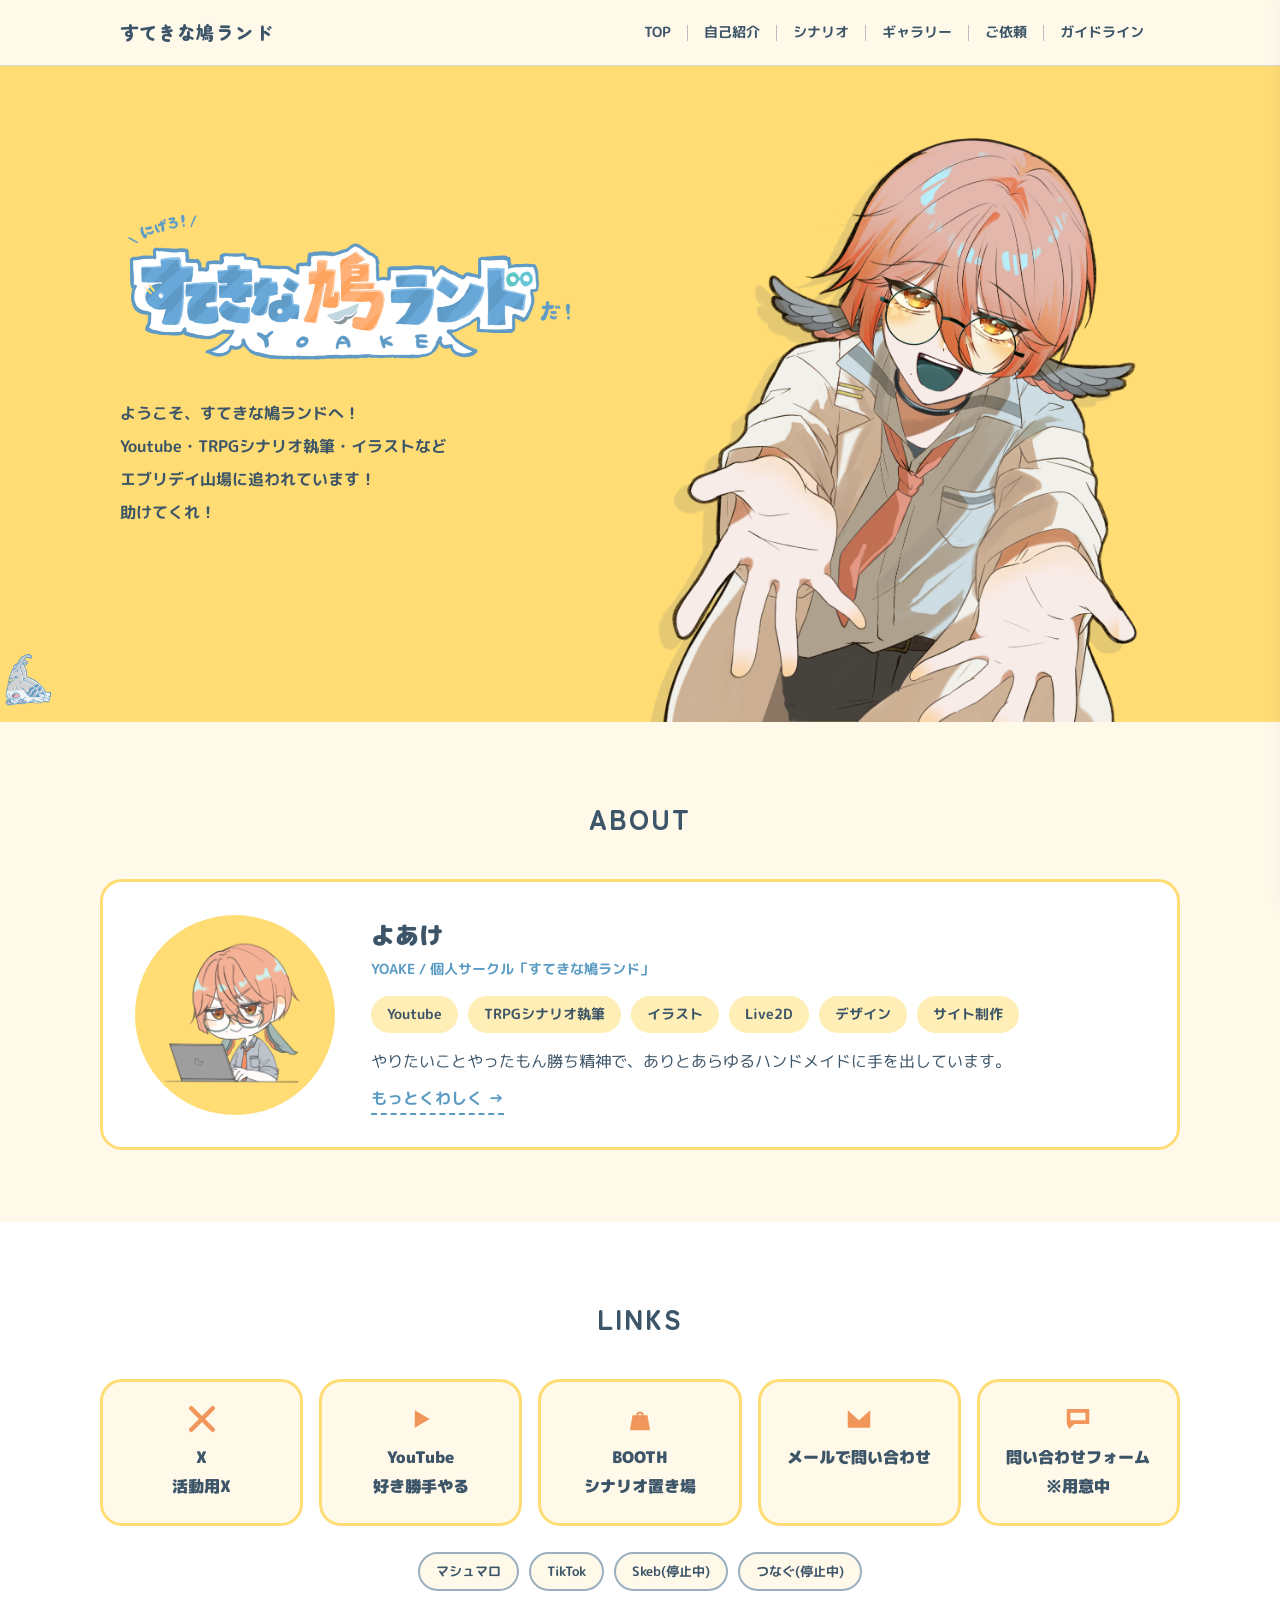
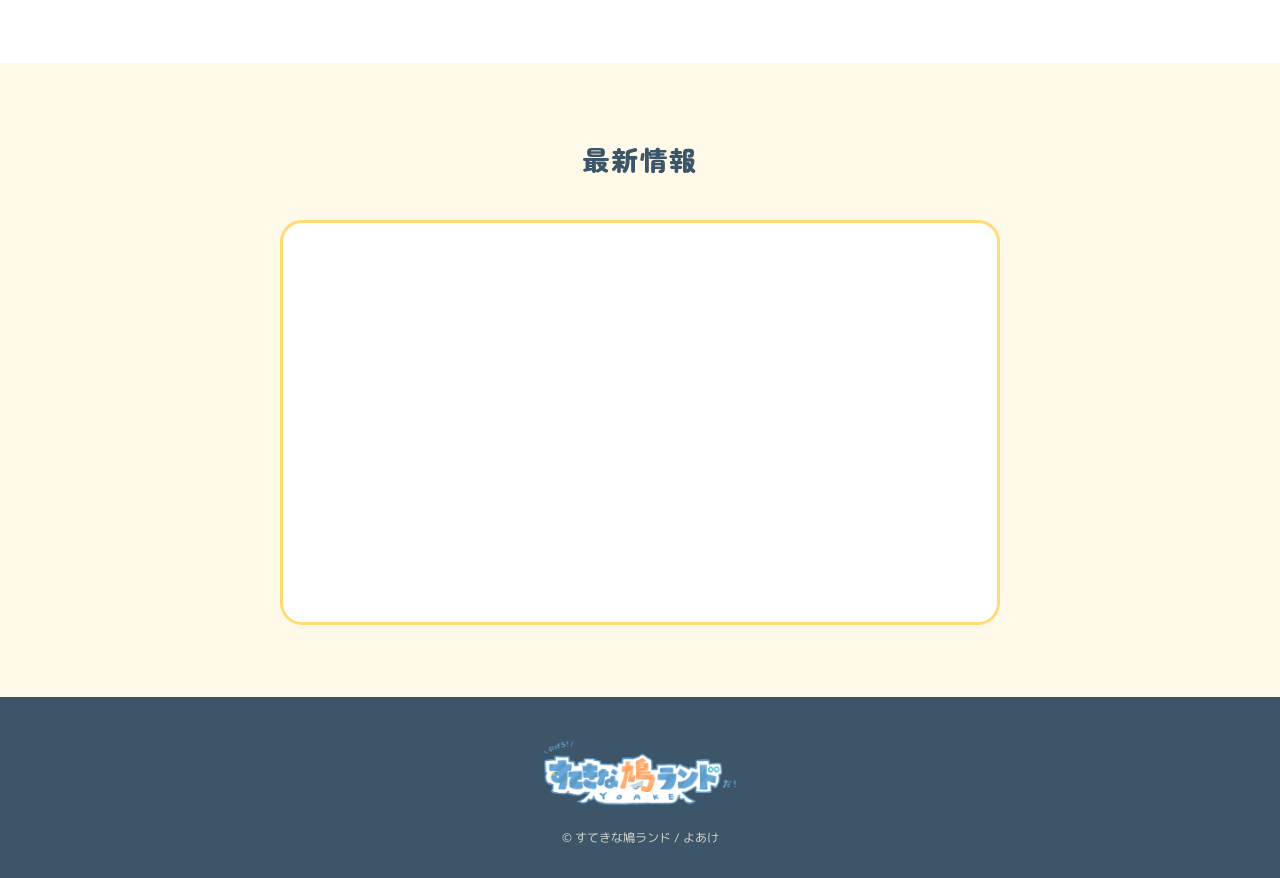
<file: index.html>
<!DOCTYPE html>
<html lang="ja">
<head>
<!-- Google tag (gtag.js) -->
<script async src="https://www.googletagmanager.com/gtag/js?id=G-J5Y5CZN63W"></script>
<script>
  window.dataLayer = window.dataLayer || [];
  function gtag(){dataLayer.push(arguments);}
  gtag('js', new Date());
  gtag('config', 'G-J5Y5CZN63W');
</script>
<meta charset="UTF-8">
<meta name="viewport" content="width=device-width, initial-scale=1.0">
<title>すてきな鳩ランド | よあけ</title>
<meta name="description" content="よあけの個人サークル「すてきな鳩ランド」。なにかしらの最新情報をお届けしたりしなかったりします。">
<link rel="icon" type="image/png" href="assets/images/common/nyaruhato.png">
<meta property="og:type" content="website">
<meta property="og:url" content="https://yoake1192.github.io/sutekinahatoland/">
<meta property="og:title" content="すてきな鳩ランド | よあけ">
<meta property="og:description" content="よあけの個人サークル「すてきな鳩ランド」。なにかしらの最新情報をお届けしたりしなかったりします。">
<meta property="og:image" content="https://yoake1192.github.io/sutekinahatoland/assets/images/common/mv-ogp.jpg">
<meta name="twitter:card" content="summary_large_image">
<link rel="preconnect" href="https://fonts.googleapis.com">
<link rel="preconnect" href="https://fonts.gstatic.com" crossorigin>
<link href="https://fonts.googleapis.com/css2?family=Zen+Maru+Gothic:wght@500;700;900&family=M+PLUS+Rounded+1c:wght@400;500;700&display=swap" rel="stylesheet">
<link rel="stylesheet" href="assets/css/style.css">
</head>
<body class="page-top">

<div class="splash" id="splash" aria-hidden="true">
  <img class="splash-hato" src="assets/images/chibi/hato_byosha.png" alt="">
  <img class="splash-logo" src="assets/images/common/rogo.png" alt="">
</div>
<script>
// 初回訪問時のみスプラッシュを再生(2回目以降は即非表示)
try {
  if (localStorage.getItem('hatoSplashSeen')) {
    var splashEl = document.getElementById('splash');
    if (splashEl) splashEl.style.display = 'none';
  } else {
    localStorage.setItem('hatoSplashSeen', '1');
  }
} catch (e) {}
</script>

<div data-include="header.html"></div>

<div class="hero">
  <div class="hero-inner">
    <div class="hero-text">
      <div class="hero-logo">
        <img src="assets/images/common/rogo.png" alt="にげろ!すてきな鳩ランドだ! YOAKE">
      </div>
      <p class="hero-intro">
        ようこそ、すてきな鳩ランドへ！<br>
        Youtube・TRPGシナリオ執筆・イラストなど<br>
        エブリデイ山場に追われています！<br>
        助けてくれ！
      </p>
    </div>
    <div class="hero-visual">
      <img src="assets/images/common/visual.png" alt="よあけ">
    </div>
  </div>
  <div class="parade" aria-hidden="true">
    <div class="hato"></div><div class="hato"></div><div class="hato"></div>
    <div class="hato"></div><div class="hato"></div><div class="hato"></div>
  </div>
</div>

<section id="about">
  <div class="inner">
    <h2 class="sec-title">ABOUT</h2>
    <div class="about-grid reveal">
      <div class="about-icon">
        <img src="assets/images/chibi/yoakemini.png" alt="よあけのミニキャラ">
      </div>
      <div>
        <p class="about-name">よあけ<span>YOAKE / 個人サークル「すてきな鳩ランド」</span></p>
        <div class="badges">
          <span class="badge">Youtube</span>
          <span class="badge">TRPGシナリオ執筆</span>
          <span class="badge">イラスト</span>
          <span class="badge">Live2D</span>
          <span class="badge">デザイン</span>
          <span class="badge">サイト制作</span>
        </div>
        <p>やりたいことやったもん勝ち精神で、ありとあらゆるハンドメイドに手を出しています。</p>
        <a class="about-more" href="personal.html">もっとくわしく →</a>
      </div>
    </div>
  </div>
</section>

<section class="links" id="links">
  <div class="inner">
    <h2 class="sec-title">LINKS</h2>
    <div class="link-grid reveal">
      <a class="link-btn" href="https://x.com/yoake1192" target="_blank" rel="noopener"><img class="link-icon" src="assets/images/icons/icon-x.svg" alt="">X<br>活動用X</a>
      <a class="link-btn" href="https://www.youtube.com/@yoake3396" target="_blank" rel="noopener"><img class="link-icon" src="assets/images/icons/icon-youtube.svg" alt="">YouTube<br>好き勝手やる</a>
      <a class="link-btn" href="https://yoake01.booth.pm/" target="_blank" rel="noopener"><img class="link-icon" src="assets/images/icons/icon-booth.svg" alt="">BOOTH<br>シナリオ置き場</a>
      <a class="link-btn" href="mailto:hatohato1225@gmail.com"><img class="link-icon" src="assets/images/icons/icon-mail.svg" alt="">メールで問い合わせ<br></a>
      <a class="link-btn" href="#"><img class="link-icon" src="assets/images/icons/icon-form.svg" alt="">問い合わせフォーム<br>※用意中</a>
    </div>
    <div class="sub-links reveal">
      <a href="https://marshmallow-qa.com/yoake1192" target="_blank" rel="noopener">マシュマロ</a>
      <a href="https://www.tiktok.com/@yoake1192" target="_blank" rel="noopener">TikTok</a>
      <a href="https://skeb.jp/@yoake3396" target="_blank" rel="noopener">Skeb(停止中)</a>
      <a href="https://tsunagu.cloud/products/73121" target="_blank" rel="noopener">つなぐ(停止中)</a>
    </div>
  </div>
</section>

<section id="timeline">
  <div class="inner">
    <h2 class="sec-title">最新情報</h2>
    <div class="video-wrap reveal">
      <iframe src="https://www.youtube.com/embed/-eFxfvc3Dvc" title="YouTube video player" allow="accelerometer; autoplay; clipboard-write; encrypted-media; gyroscope; picture-in-picture; web-share" referrerpolicy="strict-origin-when-cross-origin" allowfullscreen loading="lazy"></iframe>
    </div>
  </div>
</section>

<div data-include="footer.html"></div>

<script src="assets/js/include.js" defer></script>
<script src="assets/js/script.js" defer></script>
</body>
</html>
</file>
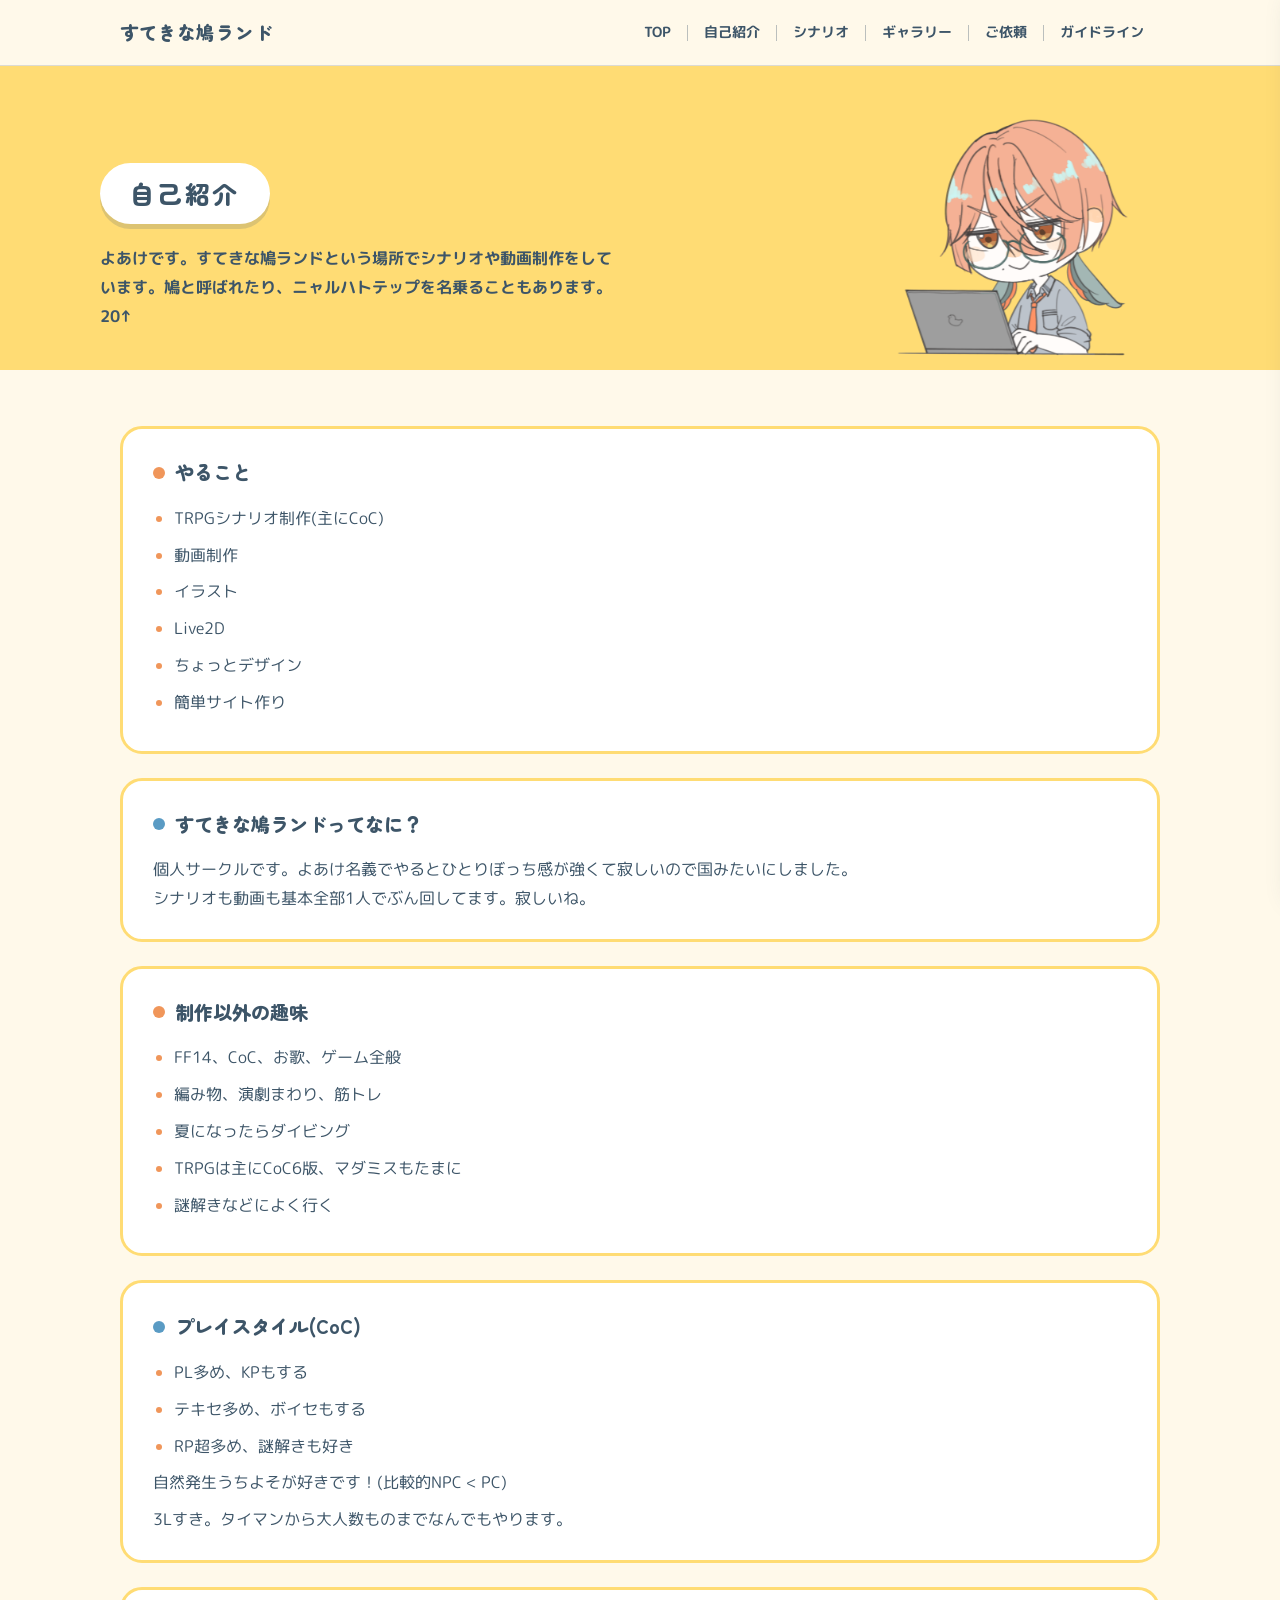
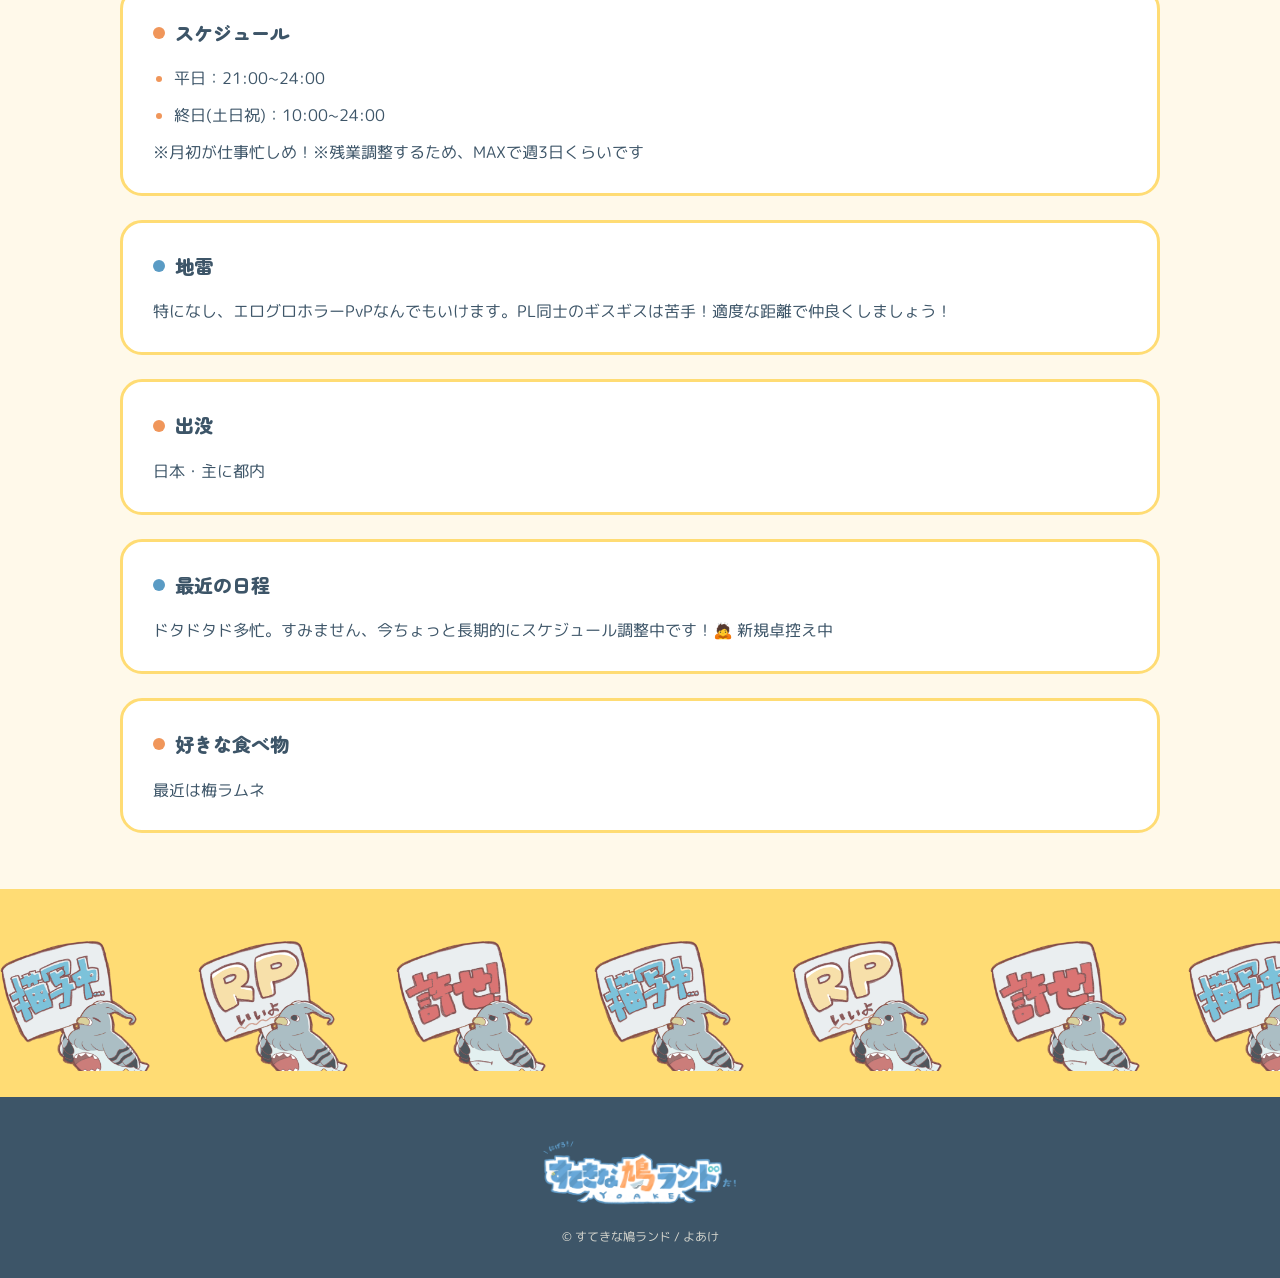
<file: personal.html>
<!DOCTYPE html>
<html lang="ja">
<head>
<!-- Google tag (gtag.js) -->
<script async src="https://www.googletagmanager.com/gtag/js?id=G-J5Y5CZN63W"></script>
<script>
  window.dataLayer = window.dataLayer || [];
  function gtag(){dataLayer.push(arguments);}
  gtag('js', new Date());
  gtag('config', 'G-J5Y5CZN63W');
</script>
<meta charset="UTF-8">
<meta name="viewport" content="width=device-width, initial-scale=1.0">
<title>自己紹介 | すてきな鳩ランド</title>
<meta name="description" content="よあけの自己紹介ページ。TRPGシナリオ制作・動画制作・イラストなど、すてきな鳩ランドの活動内容を紹介します。">
<link rel="icon" type="image/png" href="assets/images/common/nyaruhato.png">
<meta property="og:type" content="website">
<meta property="og:url" content="https://yoake1192.github.io/sutekinahatoland/personal.html">
<meta property="og:title" content="自己紹介 | すてきな鳩ランド">
<meta property="og:description" content="よあけの自己紹介ページ。TRPGシナリオ制作・動画制作・イラストなど、すてきな鳩ランドの活動内容を紹介します。">
<meta property="og:image" content="https://yoake1192.github.io/sutekinahatoland/assets/images/common/mv-ogp.jpg">
<meta name="twitter:card" content="summary_large_image">
<link rel="preconnect" href="https://fonts.googleapis.com">
<link rel="preconnect" href="https://fonts.gstatic.com" crossorigin>
<link href="https://fonts.googleapis.com/css2?family=Zen+Maru+Gothic:wght@500;700;900&family=M+PLUS+Rounded+1c:wght@400;500;700&display=swap" rel="stylesheet">
<link rel="stylesheet" href="assets/css/style.css">
</head>
<body class="page-personal">

<div data-include="header.html"></div>

<div class="page-hero">
  <div class="page-hero-inner">
    <div class="page-hero-text">
      <h1 class="page-title">自己紹介</h1>
      <p class="page-lead">よあけです。すてきな鳩ランドという場所でシナリオや動画制作をしています。鳩と呼ばれたり、ニャルハトテップを名乗ることもあります。20↑</p>
    </div>
    <div class="page-hero-chibi">
      <img src="assets/images/chibi/yoakemini.png" alt="よあけのミニキャラ">
    </div>
  </div>
</div>

<main>
  <section class="card reveal">
    <h2>やること</h2>
    <ul class="list">
      <li>TRPGシナリオ制作(主にCoC)</li>
      <li>動画制作</li>
      <li>イラスト</li>
      <li>Live2D</li>
      <li>ちょっとデザイン</li>
      <li>簡単サイト作り</li>
    </ul>
  </section>

  <section class="card reveal">
    <h2>すてきな鳩ランドってなに？</h2>
    <p>個人サークルです。よあけ名義でやるとひとりぼっち感が強くて寂しいので国みたいにしました。<br>シナリオも動画も基本全部1人でぶん回してます。寂しいね。</p>
  </section>

  <section class="card reveal">
    <h2>制作以外の趣味</h2>
    <ul class="list">
      <li>FF14、CoC、お歌、ゲーム全般</li>
      <li>編み物、演劇まわり、筋トレ</li>
      <li>夏になったらダイビング</li>
      <li>TRPGは主にCoC6版、マダミスもたまに</li>
      <li>謎解きなどによく行く</li>
    </ul>
  </section>

  <section class="card reveal">
    <h2>プレイスタイル(CoC)</h2>
    <ul class="list">
      <li>PL多め、KPもする</li>
      <li>テキセ多め、ボイセもする</li>
      <li>RP超多め、謎解きも好き</li>
    </ul>
    <p>自然発生うちよそが好きです！(比較的NPC &lt; PC)</p>
    <p>3Lすき。タイマンから大人数ものまでなんでもやります。</p>
  </section>

  <section class="card reveal">
    <h2>スケジュール</h2>
    <ul class="list">
      <li>平日：21:00~24:00</li>
      <li>終日(土日祝)：10:00~24:00</li>
    </ul>
    <p>※月初が仕事忙しめ！※残業調整するため、MAXで週3日くらいです</p>
  </section>

  <section class="card reveal">
    <h2>地雷</h2>
    <p>特になし、エログロホラーPvPなんでもいけます。PL同士のギスギスは苦手！適度な距離で仲良くしましょう！</p>
  </section>

  <section class="card reveal">
    <h2>出没</h2>
    <p>日本・主に都内</p>
  </section>

  <section class="card reveal">
    <h2>最近の日程</h2>
    <p>ドタドタド多忙。すみません、今ちょっと長期的にスケジュール調整中です！🙇 新規卓控え中</p>
  </section>

  <section class="card reveal">
    <h2>好きな食べ物</h2>
    <p>最近は梅ラムネ</p>
  </section>
</main>

<div class="hato-marquee" aria-hidden="true">
  <div class="marquee-track" id="marqueeTrack">
    <img src="assets/images/chibi/hato_byosha.png" alt="">
    <img src="assets/images/chibi/hato_rp.png" alt="">
    <img src="assets/images/chibi/hato_yuruse.png" alt="">
  </div>
</div>

<div data-include="footer.html"></div>

<script src="assets/js/include.js" defer></script>
<script src="assets/js/script.js" defer></script>
</body>
</html>
</file>
<file: assets/css/style.css>
/* ==========================================================================
   すてきな鳩ランド - 共通スタイルシート
   ========================================================================== */

:root{
  --yellow:#FFDC74;
  --yellow-light:#FFEEB5;
  --cream:#FFF9EA;
  --blue:#5A9BC4;
  --navy:#3D5568;
  --orange:#F0965A;
  --pigeon:#9BAFC0;
  --white:#FFFFFF;
  --radius:22px;
}
*{margin:0;padding:0;box-sizing:border-box}
html{scroll-behavior:smooth}
body{
  font-family:'M PLUS Rounded 1c','Zen Maru Gothic',sans-serif;
  color:var(--navy);
  background:var(--cream);
  line-height:1.8;
  overflow-x:hidden;
}
h1,h2,h3{font-family:'Zen Maru Gothic',sans-serif}
img{max-width:100%;display:block}
a{color:inherit;text-decoration:none}

/* ===== ヘッダー ===== */
header{
  position:sticky;top:0;z-index:100;
  background:rgba(255,249,234,.95);
  backdrop-filter:blur(8px);
  border-bottom:1px solid rgba(61,85,104,.18);
}
.header-inner{
  max-width:1080px;margin:0 auto;
  display:flex;align-items:center;justify-content:space-between;
  padding:14px 20px;
}
.logo{
  font-family:'Zen Maru Gothic';font-weight:900;font-size:1.15rem;
  letter-spacing:.06em;
}
nav ul{display:flex;list-style:none;align-items:center}
nav li{display:flex;align-items:center}
nav li + li::before{
  content:"";display:block;width:1px;height:16px;
  background:rgba(61,85,104,.35);
}
nav a{
  font-weight:700;font-size:.88rem;
  padding:6px 16px;
  transition:color .2s;
}
nav a:hover,nav a:focus-visible{color:var(--orange)}

/* ハンバーガー(SPのみ表示) */
.menu-btn{
  display:none;
  background:none;border:none;cursor:pointer;
  width:44px;height:44px;position:relative;z-index:210;
}
.menu-btn span{
  display:block;width:24px;height:3px;border-radius:2px;
  background:var(--navy);margin:5px auto;
  transition:transform .25s,opacity .25s;
}
.menu-btn[aria-expanded="true"] span:nth-child(1){transform:translateY(8px) rotate(45deg)}
.menu-btn[aria-expanded="true"] span:nth-child(2){opacity:0}
.menu-btn[aria-expanded="true"] span:nth-child(3){transform:translateY(-8px) rotate(-45deg)}

/* ===== ドロワーメニュー ===== */
.drawer{
  position:fixed;top:0;right:0;z-index:200;
  width:min(84vw,340px);height:100dvh;
  background:var(--white);
  box-shadow:-6px 0 24px rgba(61,85,104,.18);
  transform:translateX(105%);
  transition:transform .3s ease;
  padding:76px 24px 24px;
  overflow-y:auto;
}
.drawer.open{transform:none}
.drawer ul{list-style:none;display:grid;gap:14px}
.drawer a{
  display:block;text-align:center;
  font-weight:900;font-size:1.02rem;
  padding:13px 10px;
  border:3px solid var(--yellow);
  border-radius:999px;
  background:var(--cream);
  transition:background .2s,transform .15s;
}
.drawer a:active{transform:scale(.97)}
.drawer a:hover{background:var(--yellow-light)}
.drawer-close{
  position:absolute;top:16px;right:16px;
  width:42px;height:42px;
  border:none;border-radius:50%;
  background:var(--yellow);color:var(--navy);
  font-size:1.15rem;font-weight:900;
  cursor:pointer;
  transition:transform .15s;
}
.drawer-close:active{transform:scale(.9)}
.drawer-overlay{
  position:fixed;inset:0;z-index:150;
  background:rgba(61,85,104,.35);
  opacity:0;pointer-events:none;transition:opacity .3s;
}
.drawer-overlay.show{opacity:1;pointer-events:auto}

/* ===== ふわっと表示(reveal) 共通 ===== */
.reveal{opacity:0;transform:translateY(28px);transition:opacity .7s ease,transform .7s ease}
.reveal.on{opacity:1;transform:none}

/* ===== フッター ===== */
footer{
  background:var(--navy);color:var(--cream);
  padding:40px 20px 28px;text-align:center;
}
.foot-logo{display:flex;justify-content:center;margin-bottom:14px}
.foot-logo img{width:200px}
footer small{font-size:.78rem;opacity:.8}

/* ===== 上に戻るボタン ===== */
.back-to-top{
  position:fixed;right:20px;bottom:20px;z-index:150;
  width:52px;height:52px;border-radius:50%;
  background:var(--yellow);border:3px solid var(--navy);
  display:flex;align-items:center;justify-content:center;
  cursor:pointer;
  box-shadow:0 4px 0 var(--navy);
  opacity:0;transform:translateY(12px);
  pointer-events:none;
  transition:opacity .3s ease,transform .3s ease,background .2s;
}
.back-to-top::before{
  content:"";
  width:0;height:0;
  border-left:7px solid transparent;
  border-right:7px solid transparent;
  border-bottom:11px solid var(--navy);
  margin-top:-2px;
}
.back-to-top.show{opacity:1;transform:translateY(0);pointer-events:auto}
.back-to-top:hover{background:var(--yellow-light)}
.back-to-top:active{transform:translateY(2px);box-shadow:0 1px 0 var(--navy)}

/* ===== レスポンシブ共通 ===== */
@media(max-width:760px){
  nav{display:none}
  .menu-btn{display:block}
  .back-to-top{right:14px;bottom:14px;width:46px;height:46px}
}
@media(prefers-reduced-motion:reduce){
  *,*::before,*::after{animation:none!important;transition:none!important}
  .reveal{opacity:1;transform:none}
  .drawer{transition:none}
  .splash{display:none}
}


/* ==========================================================================
   TOPページ (index.html)
   ========================================================================== */
.hero{
  background:var(--yellow);
  position:relative;
  overflow:hidden;
}
.hero-inner{
  max-width:1080px;margin:0 auto;
  display:grid;grid-template-columns:1fr 1fr;
  align-items:center;gap:12px;
  padding:56px 20px 0;
  min-height:620px;
}
.hero-text{padding-bottom:110px}
.hero-logo img{
  width:100%;max-width:460px;
  animation:fadeUp .9s ease both;
}
.hero-intro{
  margin-top:30px;max-width:420px;
  font-weight:700;font-size:.98rem;line-height:2.1;
  animation:fadeUp .9s .2s ease both;
}
.hero-visual{
  align-self:end;justify-self:center;
  animation:riseUp 1.1s .3s cubic-bezier(.22,.8,.36,1) both;
}
.hero-visual img{
  max-height:600px;width:auto;
  filter:drop-shadow(-14px 10px 0 rgba(61,85,104,.14));
}
@keyframes fadeUp{from{opacity:0;transform:translateY(24px)}to{opacity:1;transform:none}}
@keyframes riseUp{from{opacity:0;transform:translateY(80px)}to{opacity:1;transform:none}}

/* 鳩の行進 */
.parade{
  position:absolute;left:0;bottom:14px;width:100%;
  height:64px;pointer-events:none;
}
.parade .hato{
  position:absolute;bottom:0;width:56px;height:56px;
  background:url('../images/common/nyaruhato.png') no-repeat center bottom/contain;
  animation:walk 22s linear infinite,bob .5s ease-in-out infinite alternate;
}
.parade .hato:nth-child(2){animation-delay:-3.5s,.12s;width:48px;height:48px}
.parade .hato:nth-child(3){animation-delay:-7s,.24s}
.parade .hato:nth-child(4){animation-delay:-10.5s,.05s;width:44px;height:44px}
.parade .hato:nth-child(5){animation-delay:-14s,.3s}
.parade .hato:nth-child(6){animation-delay:-17.5s,.18s;width:50px;height:50px}
@keyframes walk{from{left:-8%}to{left:104%}}
@keyframes bob{from{transform:translateY(0) scaleX(-1)}to{transform:translateY(-6px) scaleX(-1)}}

/* ===== セクション共通(TOP) ===== */
section{padding:72px 20px}
.inner{max-width:1080px;margin:0 auto}
.sec-title{
  font-size:1.7rem;font-weight:900;text-align:center;margin-bottom:36px;
  letter-spacing:.08em;
}

/* ===== ABOUT ===== */
.about-grid{
  display:grid;grid-template-columns:auto 1fr;gap:36px;align-items:center;
  background:var(--white);border-radius:var(--radius);
  border:3px solid var(--yellow);padding:32px;
}
.about-icon{
  width:200px;height:200px;border-radius:50%;
  background:var(--yellow);
  overflow:hidden;display:flex;align-items:center;justify-content:center;
}
.about-icon img{
  width:96%;height:auto;
}
.about-name{font-size:1.5rem;font-weight:900;margin-bottom:6px}
.about-name span{font-size:.85rem;font-weight:700;color:var(--blue);display:block}
.badges{display:flex;flex-wrap:wrap;gap:10px;margin:14px 0}
.badge{
  background:var(--yellow-light);border-radius:999px;
  padding:6px 16px;font-weight:700;font-size:.88rem;
}
.about-more{
  display:inline-block;margin-top:8px;font-weight:700;color:var(--blue);
  border-bottom:2px dashed var(--blue);
}

/* ===== LINKS ===== */
.links{background:var(--white)}
.link-grid{
  display:grid;grid-template-columns:repeat(auto-fit,minmax(180px,1fr));
  gap:16px;
}
.link-btn{
  display:flex;flex-direction:column;align-items:center;gap:8px;
  background:var(--cream);border:3px solid var(--yellow);
  border-radius:var(--radius);padding:22px 12px;
  font-weight:900;font-size:1.02rem;
  transition:transform .18s ease,box-shadow .18s ease,background .18s;
  position:relative;
  text-align: center;
}
.link-icon{width:30px;height:30px;display:block}
.link-btn:hover,.link-btn:focus-visible{
  transform:translateY(-6px);
  background:var(--yellow-light);
  box-shadow:0 8px 0 rgba(240,150,90,.35);
}
.link-btn::after{
  content:"";position:absolute;top:-26px;right:8px;width:36px;height:36px;
  background:url('../images/common/nyaruhato.png') no-repeat center bottom/contain;
  opacity:0;transform:translateY(8px);
  transition:opacity .18s,transform .18s;
}
.link-btn:hover::after{opacity:1;transform:translateY(0)}
.sub-links{
  margin-top:26px;display:flex;flex-wrap:wrap;gap:10px;justify-content:center;
}
.sub-links a,.sub-links span{
  font-size:.82rem;font-weight:700;color:var(--navy);
  background:var(--cream);border-radius:999px;padding:6px 16px;
  border:2px solid var(--pigeon);
}
.sub-links a:hover{background:var(--yellow-light)}
.sub-links .paused{opacity:.55}

/* ===== YouTube動画 ===== */
.video-wrap{
  max-width:720px;margin:0 auto;
  aspect-ratio:16/9;
  background:var(--white);border:3px solid var(--yellow);
  border-radius:var(--radius);padding:12px;
  overflow:hidden;
}
.video-wrap iframe{
  width:100%;height:100%;border:0;display:block;
  border-radius:calc(var(--radius) - 12px);
}

/* ===== オープニングスプラッシュ ===== */
.splash{
  position:fixed;inset:0;z-index:9999;
  background:var(--yellow);
  display:flex;align-items:center;justify-content:center;
  overflow:hidden;
  animation:splashOut .5s ease 1.4s forwards;
}
.splash-hato{
  position:absolute;top:50%;left:-220px;
  width:150px;height:auto;
  transform:translateY(-50%);
  animation:splashHatoMove .9s cubic-bezier(.45,0,.55,1) forwards;
}
@keyframes splashHatoMove{
  from{left:-220px}
  to{left:calc(100% + 220px)}
}
.splash-logo{
  width:min(60vw,340px);
  opacity:0;
  transform:translateY(20px);
  animation:splashLogoIn .6s ease .45s forwards;
}
@keyframes splashLogoIn{
  from{opacity:0;transform:translateY(20px)}
  to{opacity:1;transform:translateY(0)}
}
@keyframes splashOut{
  from{opacity:1;visibility:visible}
  to{opacity:0;visibility:hidden;pointer-events:none}
}

/* ===== レスポンシブ(TOP / SP) ===== */
@media(max-width:760px){
  .hero-inner{
    grid-template-columns:1fr;
    padding:36px 20px 0;
    min-height:auto;gap:0;
  }
  .hero-text{padding-bottom:0}
  .hero-logo img{max-width:340px;margin:0 auto}
  .hero-intro{margin:22px auto 26px;font-size:.92rem}
  .hero-visual{margin-top:-34px;padding-bottom:0;position:relative;z-index:1}
  .hero-visual img{max-height:480px}
  .parade{bottom:0;height:52px;z-index:2}
  .parade .hato{width:44px;height:44px}
  .about-grid{grid-template-columns:1fr;text-align:center;justify-items:center;padding:26px 18px}
  .about-icon{width:160px;height:160px}
  .link-grid{grid-template-columns:repeat(2,1fr)}
}


/* ==========================================================================
   自己紹介ページ (personal.html)
   ========================================================================== */
/* ===== ページヒーロー(黄色バンド) ===== */
.page-hero{
  background:var(--yellow);
  padding:44px 20px 0;
  overflow:hidden;
}
.page-hero-inner{
  max-width:1080px;margin:0 auto;
  display:grid;grid-template-columns:1fr auto;
  align-items:end;gap:20px;
}
.page-hero-text{padding-bottom:40px}
.page-title{
  font-size:1.55rem;font-weight:900;letter-spacing:.1em;
  display:inline-block;
  background:var(--white);
  border-radius:999px;
  padding:8px 30px;
  box-shadow:0 5px 0 rgba(61,85,104,.18);
  animation:fadeUp .8s ease both;
}
.page-lead{
  margin-top:20px;max-width:520px;
  font-weight:700;
  animation:fadeUp .8s .15s ease both;
}
.page-hero-chibi{
  align-self:end;
  animation:riseUp 1s .25s cubic-bezier(.22,.8,.36,1) both;
}
.page-hero-chibi img{
  max-height:260px;width:auto;
}

/* ===== コンテンツ(自己紹介) ===== */
body.page-personal main{max-width:1080px;margin:0 auto;padding:56px 20px 0}

.card{
  background:var(--white);
  border:3px solid var(--yellow);
  border-radius:var(--radius);
  padding:26px 30px;
  margin-bottom:24px;
}
.card h2{
  font-size:1.2rem;font-weight:900;
  display:flex;align-items:center;gap:10px;
  margin-bottom:14px;
}
.card h2::before{
  content:"";width:12px;height:12px;border-radius:50%;
  background:var(--orange);
  flex-shrink:0;
}
.card:nth-of-type(even) h2::before{background:var(--blue)}
.list{padding-left:1.3rem;margin:0}
.list li{margin-bottom:8px}
.list li::marker{color:var(--orange)}
.card p + p{margin-top:8px}

/* ===== 看板鳩マーキー ===== */
.hato-marquee{
  margin-top:56px;
  background:var(--yellow);
  padding:34px 0 26px;
  overflow:hidden;
}
.marquee-track{
  display:flex;gap:48px;
  width:max-content;
  animation:marchRight 30s linear infinite;
}
.marquee-track img{
  width:150px;height:auto;flex-shrink:0;
}
/* 右方向へループ:JSが実測した1セット分の幅(--loop-width)だけ動かす */
@keyframes marchRight{
  from{transform:translateX(calc(-1 * var(--loop-width, 600px)))}
  to{transform:translateX(0)}
}

/* ===== レスポンシブ(自己紹介 / SP) ===== */
@media(max-width:760px){
  .page-hero-inner{grid-template-columns:1fr;justify-items:center;text-align:center}
  .page-hero-text{padding-bottom:0}
  .page-hero-chibi img{max-height:210px}
  .card{padding:22px 20px}
  .marquee-track img{width:120px}
}


/* ==========================================================================
   404ページ (404.html)
   ========================================================================== */
body.page-404{
  min-height:100dvh;
  display:flex;flex-direction:column;
}
body.page-404 main{
  flex:1;
  display:flex;align-items:center;justify-content:center;
  padding:60px 20px;
  text-align:center;
}
.notfound .hato{
  width:110px;margin:0 auto 10px;
  animation:bob404 .6s ease-in-out infinite alternate;
}
@keyframes bob404{from{transform:translateY(0)}to{transform:translateY(-8px)}}
.notfound h1{
  font-size:1.6rem;font-weight:900;margin-bottom:10px;
}
.notfound p{
  font-weight:700;margin-bottom:28px;
}
.back-btn{
  display:inline-block;
  font-weight:900;font-size:1.05rem;
  background:var(--yellow);
  border:3px solid var(--navy);
  border-radius:999px;
  padding:14px 44px;
  transition:transform .18s,box-shadow .18s,background .18s;
  box-shadow:0 5px 0 var(--navy);
}
.back-btn:hover,.back-btn:focus-visible{
  transform:translateY(-3px);
  box-shadow:0 8px 0 var(--navy);
  background:var(--yellow-light);
}
.back-btn:active{transform:translateY(2px);box-shadow:0 2px 0 var(--navy)}


/* ==========================================================================
   ギャラリーページ (gallery.html)
   ========================================================================== */
body.page-gallery main{max-width:1080px;margin:0 auto;padding:40px 20px 72px}

/* ===== タブ ===== */
.tabs{
  display:flex;gap:12px;justify-content:center;
  margin-bottom:32px;flex-wrap:wrap;
}
.tab{
  font-family:inherit;
  font-weight:900;font-size:1.02rem;
  color:var(--navy);
  background:var(--white);
  border:3px solid var(--yellow);
  border-radius:999px;
  padding:10px 34px;
  cursor:pointer;
  transition:background .2s,transform .15s,box-shadow .15s;
}
.tab:hover{transform:translateY(-3px)}
.tab[aria-selected="true"]{
  background:var(--yellow);
  box-shadow:0 5px 0 rgba(61,85,104,.18);
}

/* ===== ギャラリーグリッド ===== */
.grid{
  display:grid;
  grid-template-columns:repeat(auto-fill,minmax(220px,1fr));
  gap:16px;
}
.art{
  margin:0;
  border-radius:18px;
  overflow:hidden;
  border:3px solid var(--yellow);
  background:var(--white);
  cursor:zoom-in;
  transition:transform .18s ease,box-shadow .18s ease;
  animation:pop .4s ease both;
}
.art:hover{
  transform:translateY(-5px);
  box-shadow:0 8px 0 rgba(240,150,90,.3);
}
.art img{
  width:100%;height:230px;
  object-fit:cover;
  display:block;
}
.art[hidden]{display:none}
@keyframes pop{from{opacity:0;transform:scale(.95)}to{opacity:1;transform:none}}

.empty{
  text-align:center;font-weight:700;color:var(--pigeon);
  padding:40px 0;
}

/* ===== ライトボックス ===== */
.lightbox{
  position:fixed;inset:0;z-index:300;
  background:rgba(61,85,104,.82);
  display:flex;align-items:center;justify-content:center;
  padding:24px;
  opacity:0;pointer-events:none;
  transition:opacity .25s ease;
}
.lightbox.show{opacity:1;pointer-events:auto}
.lightbox img{
  max-width:92vw;max-height:86vh;
  width:auto;height:auto;
  border-radius:14px;
  border:4px solid var(--white);
  box-shadow:0 20px 60px rgba(0,0,0,.4);
  transform:scale(.96);
  transition:transform .25s ease;
}
.lightbox.show img{transform:none}
.lightbox-close{
  position:absolute;top:18px;right:18px;
  width:48px;height:48px;
  border:none;border-radius:50%;
  background:var(--white);color:var(--navy);
  font-size:1.4rem;font-weight:900;
  cursor:pointer;
  transition:transform .15s;
}
.lightbox-close:hover{transform:rotate(90deg)}

/* ===== レスポンシブ(ギャラリー / SP) ===== */
@media(max-width:760px){
  .grid{grid-template-columns:repeat(2,1fr);gap:10px}
  .art img{height:160px}
  .tab{padding:9px 24px;font-size:.95rem}
}
</file>
